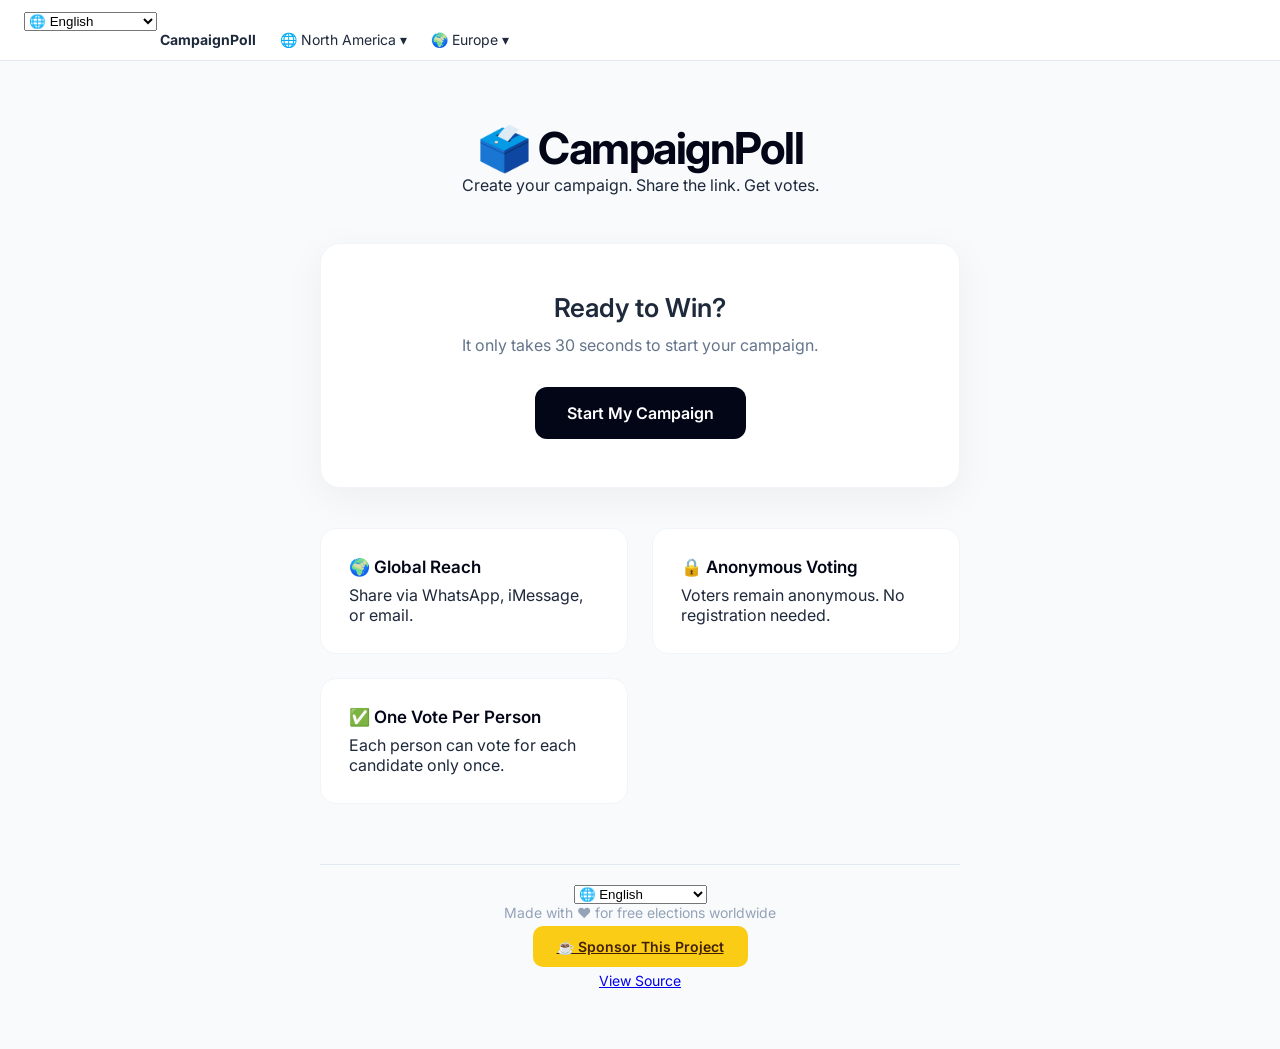
<file: index.html>
<!DOCTYPE html>
<html lang="en">
<head>
  <meta charset="UTF-8" />
  <meta name="viewport" content="width=device-width, initial-scale=1.0"/>
  <title>CampaignPoll - Free Online Voting</title>
  <link rel="stylesheet" href="CSS/style.css" />
</head>
<body>

  <nav class="top-nav"><div class="lang-switcher">
  <select id="langSelect" onchange="switchLang(this)">
    <option value="en">🌐 English</option>
    <option value="fr-CA">Français (Canada)</option>
    <option value="en-GB">English (UK)</option>
    <option value="fr">Français</option>
    <option value="de">Deutsch</option>
    <option value="es">Español</option>
    <option value="it">Italiano</option>
    <option value="nl">Nederlands</option>
    <option value="sv">Svenska</option>
  </select>
</div>

  <div class="nav-container">
    <strong>CampaignPoll</strong>

    <div class="dropdown">
      <span>🌐 North America ▾</span>
      <div class="dropdown-content">
        <a href="/us/">United States</a>
        <a href="/ca/">Canada</a>
      </div>
    </div>

    <div class="dropdown">
      <span>🌍 Europe ▾</span>
      <div class="dropdown-content">
        <a href="/uk/">United Kingdom</a>
        <a href="/fr/">France</a>
        <a href="/de/">Germany</a>
        <a href="/es/">Spain</a>
        <a href="/it/">Italy</a>
        <a href="/nl/">Netherlands</a>
        <a href="/se/">Sweden</a>
      </div>
    </div>
  </div>
</nav>

  
  <div class="container">
    <header>
      <h1>🗳️ CampaignPoll</h1>
      Create your campaign. Share the link. Get votes.
    </header>

    <main>
    <div class="hero">
  <h2>Ready to Win?</h2>
  <p>It only takes 30 seconds to start your campaign.</p>
  <a href="register.html" class="btn-primary">Start My Campaign</a>
</div>


      <div class="features">
        <div class="feature">
          <h3>🌍 Global Reach</h3>
          Share via WhatsApp, iMessage, or email.
        </div>
        <div class="feature">
          <h3>🔒 Anonymous Voting</h3>
          Voters remain anonymous. No registration needed.
        </div>
        <div class="feature">
          <h3>✅ One Vote Per Person</h3>
          Each person can vote for each candidate only once.
        </div>
      </div>

      <footer>
        <div class="lang-switcher">
  <select id="langSelect" onchange="switchLang(this)">
    <option value="en">🌐 English</option>
    <option value="fr-CA">Français (Canada)</option>
    <option value="en-GB">English (UK)</option>
    <option value="fr">Français</option>
    <option value="de">Deutsch</option>
    <option value="es">Español</option>
    <option value="it">Italiano</option>
    <option value="nl">Nederlands</option>
    <option value="sv">Svenska</option>
  </select>
</div>

  Made with ❤️ for free elections worldwide
  <br /><br />
  <a href="https://ko-fi.com/haoren778" target="_blank" class="btn-sponsor">
    ☕ Sponsor This Project
  </a>
  <br /><br />
  <a href="https://github.com/haoren778/campaignpoll" target="_blank">View Source</a>
</footer>

    </main>
  </div>
</body>
</html>
</file>
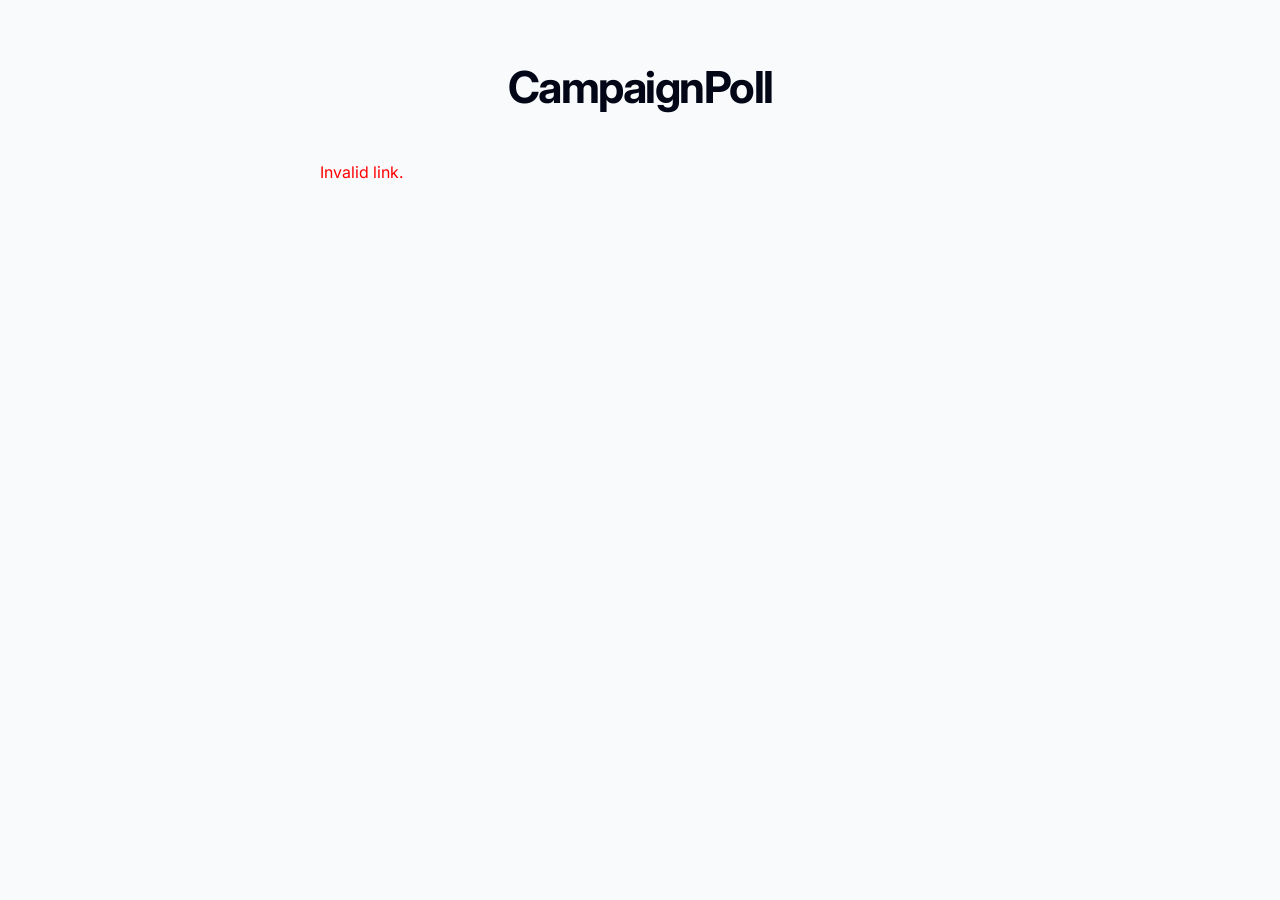
<file: candidate.html>
<!DOCTYPE html>
<html lang="en">
<head>
  <meta charset="UTF-8" />
  <meta name="viewport" content="width=device-width, initial-scale=1.0"/>
  <title>Vote - CampaignPoll</title>
  <link rel="stylesheet" href="CSS/style.css" />
</head>
<body>
  <div class="container">
    <header>
      <h1 id="campaignTitle">CampaignPoll</h1>
    </header>
    <main>
      <div id="candidatesList"></div>
      <div id="message"></div>
    </main>
  </div>

  <script>
  (function () {
    var params = new URLSearchParams(window.location.search);
    var data = params.get('data');
    if (!data) {
      document.getElementById('message').innerHTML = '<p style="color:red;">Invalid link.</p>';
      return;
    }
    try {
      var obj = JSON.parse(decodeURIComponent(atob(data)));
      document.getElementById('campaignTitle').innerText = obj.name || 'CampaignPoll';
      var box = document.getElementById('candidatesList');
      box.innerHTML = '<h2>Select your candidate(s)</h2>';
      obj.candidates.forEach(function (n, i) {
        var id = 'c' + i;
        box.innerHTML += '<div class="candidate"><input type="checkbox" id="' + id + '" value="' + n + '"><label for="' + id + '"> ' + n + '</label></div>';
      });
      var btn = document.createElement('button');
      btn.innerText = 'Submit Vote';
      btn.onclick = function () {
        var chk = document.querySelectorAll('input[type="checkbox"]:checked');
        if (!chk.length) { alert('Please select at least one.'); return; }
        var v = [];
        chk.forEach(function (c) { v.push(c.value); });
        alert('✅ Voted!\n' + v.join('\n'));
      };
      box.appendChild(btn);
    } catch (e) {
      document.getElementById('message').innerHTML = '<p style="color:red;">Link broken.</p>';
      console.error(e);
    }
  })();
  </script>
</body>
</html>
</file>
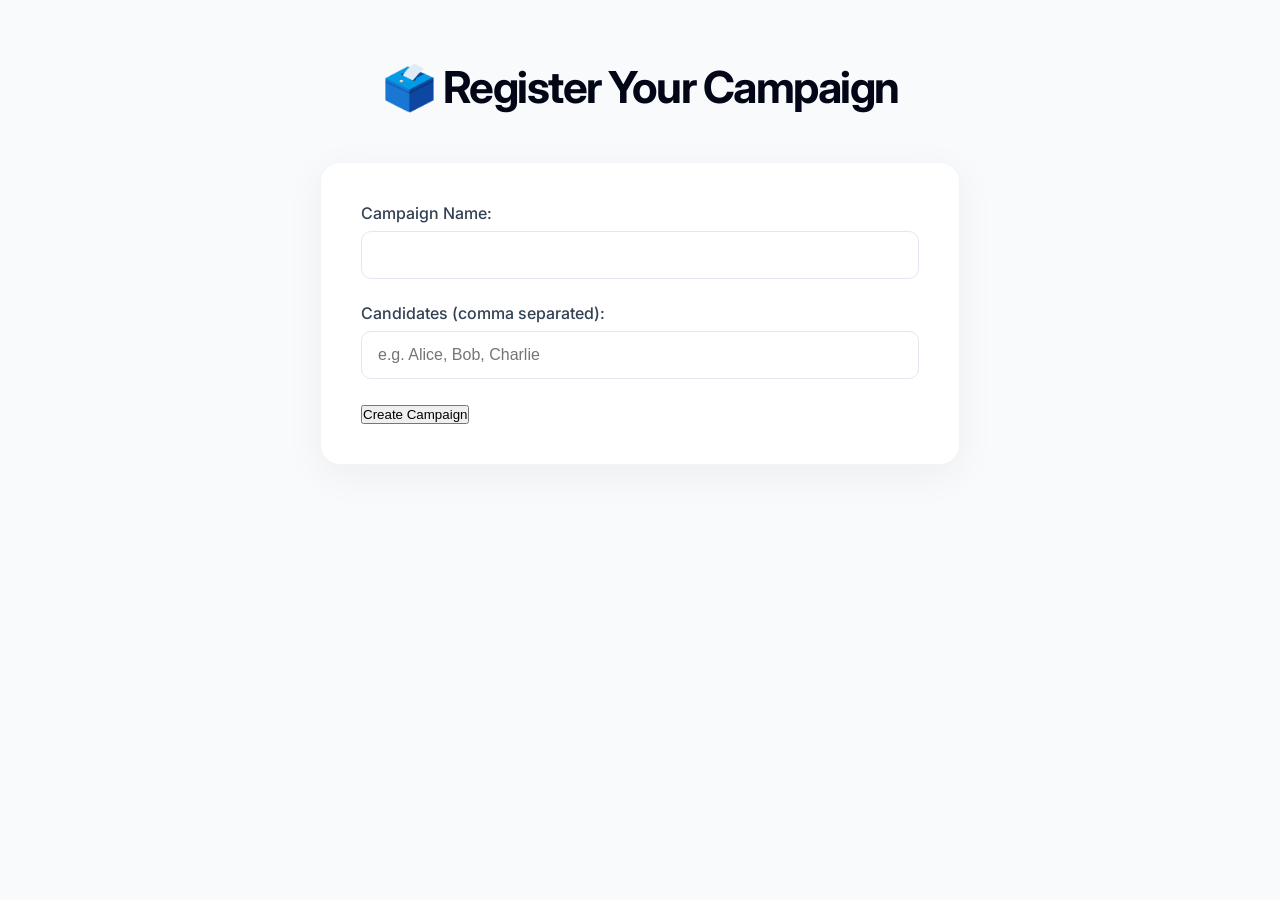
<file: register.html>
<!DOCTYPE html>
<html lang="en">
<head>
  <meta charset="UTF-8" />
  <meta name="viewport" content="width=device-width, initial-scale=1.0"/>
  <title>Register Campaign - CampaignPoll</title>
  <link rel="stylesheet" href="CSS/style.css" />
</head>
<body>
  <div class="container">
    <header>
      <h1>🗳️ Register Your Campaign</h1>
    </header>

    <main>
      <form id="campaignForm">
        <label for="campaignName">Campaign Name:</label>
        <input type="text" id="campaignName" required />

        <label for="candidateNames">Candidates (comma separated):</label>
        <input type="text" id="candidateNames" placeholder="e.g. Alice, Bob, Charlie" required />

        <button type="submit">Create Campaign</button>
      </form>

      <div id="result" style="display:none;">
        <h3>✅ Campaign Created!</h3>
        Share this link with your friends:
        <input type="text" id="shareLink" readonly />
        <button onclick="copyLink()">Copy Link</button>
      </div>
    </main>
  </div>

  <script src="js/main.js"></script>
</body>
</html>
</file>
<file: CSS/style.css>
/* Modern Minimalist Style */
@import url('https://fonts.googleapis.com/css2?family=Inter:wght@400;500;600;700&display=swap');

* {
  margin: 0;
  padding: 0;
  box-sizing: border-box;
}

body {
  font-family: 'Inter', -apple-system, BlinkMacSystemFont, sans-serif;
  background-color: #f8fafc; /* Soft gray background */
  color: #1e293b; /* Dark slate text */
  -webkit-font-smoothing: antialiased;
}

.container {
  max-width: 680px;
  margin: 0 auto;
  padding: 60px 20px;
}

/* Header */
header {
  text-align: center;
  margin-bottom: 48px;
}

header h1 {
  font-size: 44px;
  font-weight: 700;
  letter-spacing: -1.5px;
  color: #020617;
}

header p {
  margin-top: 12px;
  font-size: 17px;
  color: #64748b;
}

/* Hero Section */
.hero {
  background: white;
  border-radius: 20px;
  padding: 48px;
  text-align: center;
  box-shadow: 0 10px 40px rgba(0,0,0,0.05);
  border: 1px solid #f1f5f9;
  margin-bottom: 40px;
}

.hero h2 {
  font-size: 26px;
  font-weight: 600;
  margin-bottom: 12px;
}

.hero p {
  font-size: 16px;
  color: #64748b;
  margin-bottom: 32px;
}

/* Buttons */
.btn-primary {
  display: inline-block;
  background: #020617; /* Black */
  color: white;
  padding: 16px 32px;
  border-radius: 12px;
  text-decoration: none;
  font-weight: 600;
  font-size: 16px;
  transition: all 0.2s ease;
  border: none;
  cursor: pointer;
}

.btn-primary:hover {
  transform: scale(1.03);
  background: #1e293b;
}

/* Features Grid */
.features {
  display: grid;
  grid-template-columns: repeat(auto-fit, minmax(200px, 1fr));
  gap: 24px;
}

.feature {
  background: white;
  padding: 28px;
  border-radius: 16px;
  border: 1px solid #f1f5f9;
}

.feature h3 {
  font-size: 17px;
  font-weight: 600;
  margin-bottom: 8px;
  color: #020617;
}

.feature p {
  font-size: 14px;
  color: #64748b;
  line-height: 1.5;
}

/* Forms */
form {
  background: white;
  padding: 40px;
  border-radius: 20px;
  box-shadow: 0 10px 40px rgba(0,0,0,0.05);
  border: 1px solid #f1f5f9;
}

label {
  display: block;
  font-weight: 500;
  margin-bottom: 8px;
  color: #334155;
}

input[type="text"] {
  width: 100%;
  padding: 14px 16px;
  border: 1px solid #e2e8f0;
  border-radius: 10px;
  font-size: 16px;
  margin-bottom: 24px;
  transition: border-color 0.2s;
}

input[type="text"]:focus {
  outline: none;
  border-color: #020617;
}

/* Candidate List */
.candidate {
  background: white;
  padding: 20px;
  margin-bottom: 12px;
  border-radius: 12px;
  display: flex;
  align-items: center;
  gap: 16px;
  border: 1px solid #f1f5f9;
  transition: border-color 0.2s;
}

.candidate:hover {
  border-color: #cbd5e1;
}

.candidate input[type="checkbox"] {
  width: 22px;
  height: 22px;
  accent-color: #020617;
}

.candidate label {
  font-size: 18px;
  font-weight: 500;
  margin: 0;
  cursor: pointer;
}

/* Sponsor Button */
.btn-sponsor {
  background: #facc15; /* Yellow */
  color: #422006;
  padding: 12px 24px;
  border-radius: 10px;
  font-weight: 600;
  border: none;
  cursor: pointer;
  margin-top: 20px;
  transition: all 0.2s;
}

.btn-sponsor:hover {
  background: #fde047;
}

/* Footer */
footer {
  text-align: center;
  margin-top: 60px;
  padding-top: 20px;
  border-top: 1px solid #e2e8f0;
  color: #94a3b8;
  font-size: 14px;
}

/* Result Box */
#result {
  background: #f0fdf4; /* Light green */
  border: 1px solid #bbf7d0;
  padding: 24px;
  border-radius: 12px;
  text-align: center;
  margin-top: 30px;
}

#shareLink {
  width: 100%;
  margin-top: 12px;
  padding: 12px;
  border: 1px solid #bbf7d0;
  background: white;
  border-radius: 8px;
  text-align: center;
  font-size: 14px;
}

.top-nav {
  background: white;
  border-bottom: 1px solid #e2e8f0;
  padding: 12px 24px;
  font-size: 14px;
}

.nav-container {
  max-width: 960px;
  margin: 0 auto;
  display: flex;
  align-items: center;
  gap: 24px;
}

.dropdown {
  position: relative;
  cursor: pointer;
}

.dropdown-content {
  display: none;
  position: absolute;
  background: white;
  border: 1px solid #e2e8f0;
  border-radius: 10px;
  min-width: 180px;
  box-shadow: 0 10px 30px rgba(0,0,0,0.08);
  z-index: 10;
}

.dropdown-content a {
  display: block;
  padding: 10px 16px;
  color: #334155;
  text-decoration: none;
}

.dropdown-content a:hover {
  background: #f8fafc;
}

.dropdown:hover .dropdown-content {
  display: block;
}
style.css
.lang-switcher select {
  padding: 8px 12px;
  border-radius: 8px;
  border: 1px solid #e2e8f0;
  background: white;
  font-size: 14px;
  cursor: pointer;
}

.footer-lang {
  text-align: center;
  margin-bottom: 20px;
}

.footer-lang select {
  padding: 8px 12px;
  border-radius: 8px;
  border: 1px solid #cbd5e1;
  background: white;
  font-size: 14px;
}
</file>
